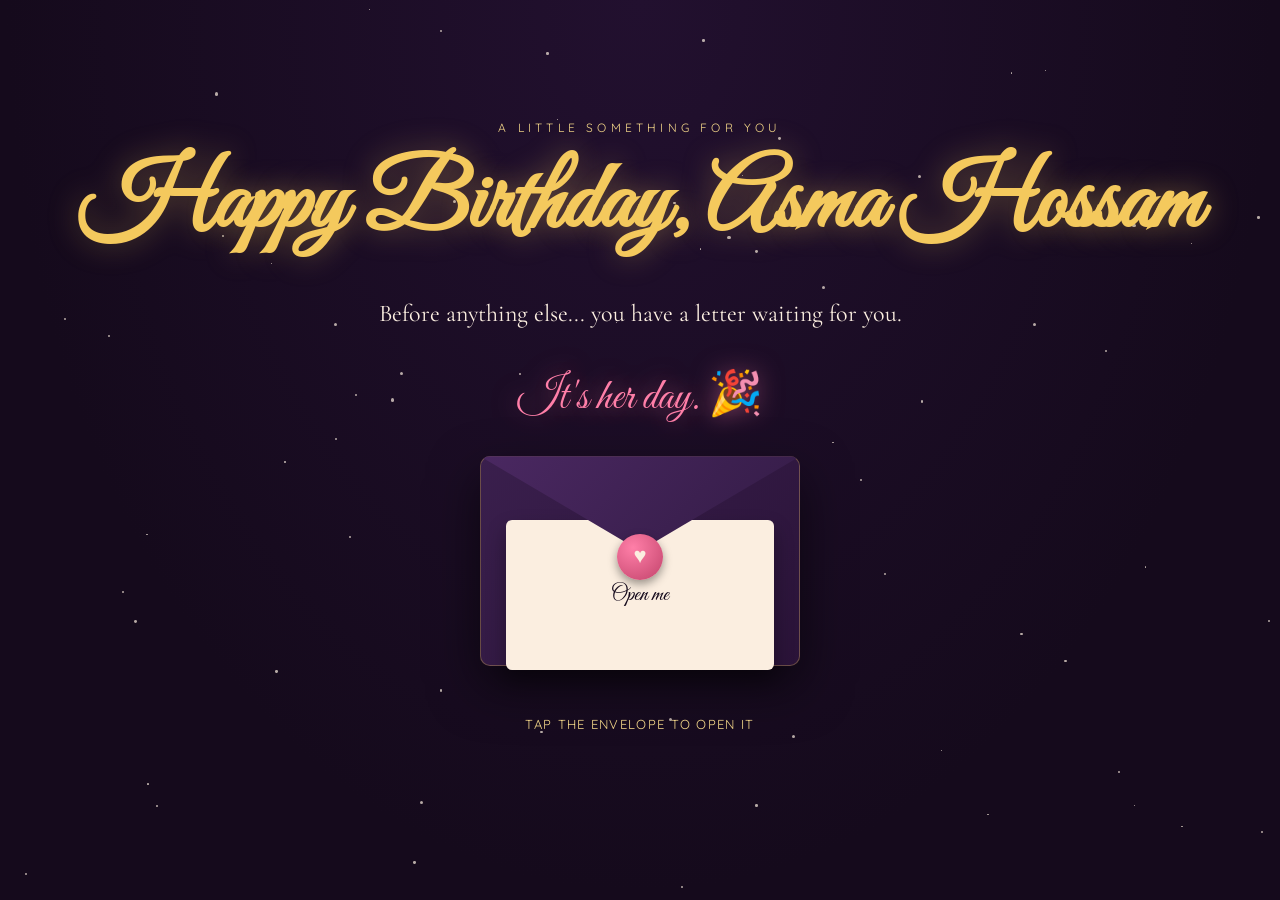
<file: index.html>
<!DOCTYPE html>
<html lang="en">
<head>
<meta charset="UTF-8">
<meta name="viewport" content="width=device-width, initial-scale=1.0">
<title>Happy Birthday, My Love</title>
<link rel="preconnect" href="https://fonts.googleapis.com">
<link href="https://fonts.googleapis.com/css2?family=Great+Vibes&family=Cormorant+Garamond:ital,wght@0,400;0,600;1,500&family=Quicksand:wght@400;600;700&display=swap" rel="stylesheet">
<link rel="stylesheet" href="css/style.css">
</head>
<body>

<!-- ============================================================
     EDIT HERE: change "Sweetheart" below to her real name.
     ============================================================ -->

<div id="stars"></div>
<div id="hearts"></div>

<main class="page">
  <div class="eyebrow fade-in">A little something for you</div>
  <h1 class="script fade-in stagger-1">Happy Birthday, <span id="her-name">Asma Hossam</span></h1>
  <p class="lead fade-in stagger-2">Before anything else... you have a letter waiting for you.</p>

  <div class="countdown-wrap fade-in stagger-2" id="countdown-wrap"></div>

  <div class="envelope-wrap fade-in stagger-3">
    <div class="envelope" id="envelope" tabindex="0" role="button" aria-label="Open the envelope">
      <div class="envelope-letter">Open me</div>
      <div class="envelope-body"></div>
      <div class="envelope-flap"></div>
      <div class="wax-seal">♥</div>
    </div>
  </div>
  <div class="envelope-hint fade-in stagger-4" id="hint">tap the envelope to open it</div>

  <a href="memories.html" class="btn fade-in stagger-4" id="enter-btn" style="display:none; margin-top: 22px;">Begin the journey →</a>
</main>

<script src="js/main.js"></script>
<script>
  /* ============================================================
     EDIT HERE: set her birthday date and time.
     Format:  'YYYY-MM-DDTHH:MM:SS'
     Example: her birthday is Sept 14, 2026 at midnight ->
              '2026-09-14T00:00:00'
     ============================================================ */
  const BIRTHDAY_DATE = '2026-07-06T00:00:00';

  function renderCountdown() {
    const wrap = document.getElementById('countdown-wrap');
    const target = new Date(BIRTHDAY_DATE).getTime();

    let timer;

    function tick() {
      const now = Date.now();
      const diff = target - now;

      if (diff <= 0) {
        wrap.innerHTML = '<div class="countdown-arrived">It\'s her day. 🎉</div>';
        if (timer) clearInterval(timer);
        return;
      }

      const d = Math.floor(diff / 86400000);
      const h = Math.floor((diff % 86400000) / 3600000);
      const m = Math.floor((diff % 3600000) / 60000);
      const s = Math.floor((diff % 60000) / 1000);

      wrap.innerHTML = `
        <div class="countdown">
          <div class="countdown-unit"><span class="num">${d}</span><span class="label">days</span></div>
          <div class="countdown-unit"><span class="num">${String(h).padStart(2,'0')}</span><span class="label">hours</span></div>
          <div class="countdown-unit"><span class="num">${String(m).padStart(2,'0')}</span><span class="label">min</span></div>
          <div class="countdown-unit"><span class="num">${String(s).padStart(2,'0')}</span><span class="label">sec</span></div>
        </div>`;
    }

    tick();
    timer = setInterval(tick, 1000);
  }

  renderCountdown();

  const envelope = document.getElementById('envelope');
  const enterBtn = document.getElementById('enter-btn');
  const hint = document.getElementById('hint');

  function openEnvelope() {
    if (envelope.classList.contains('open')) return;
    envelope.classList.add('open');
    hint.style.opacity = '0';
    setTimeout(() => {
      enterBtn.style.display = 'inline-block';
      enterBtn.classList.add('fade-in');
    }, 700);
  }

  envelope.addEventListener('click', openEnvelope);
  envelope.addEventListener('keydown', (e) => {
    if (e.key === 'Enter' || e.key === ' ') { e.preventDefault(); openEnvelope(); }
  });
</script>
</body>
</html>
</file>
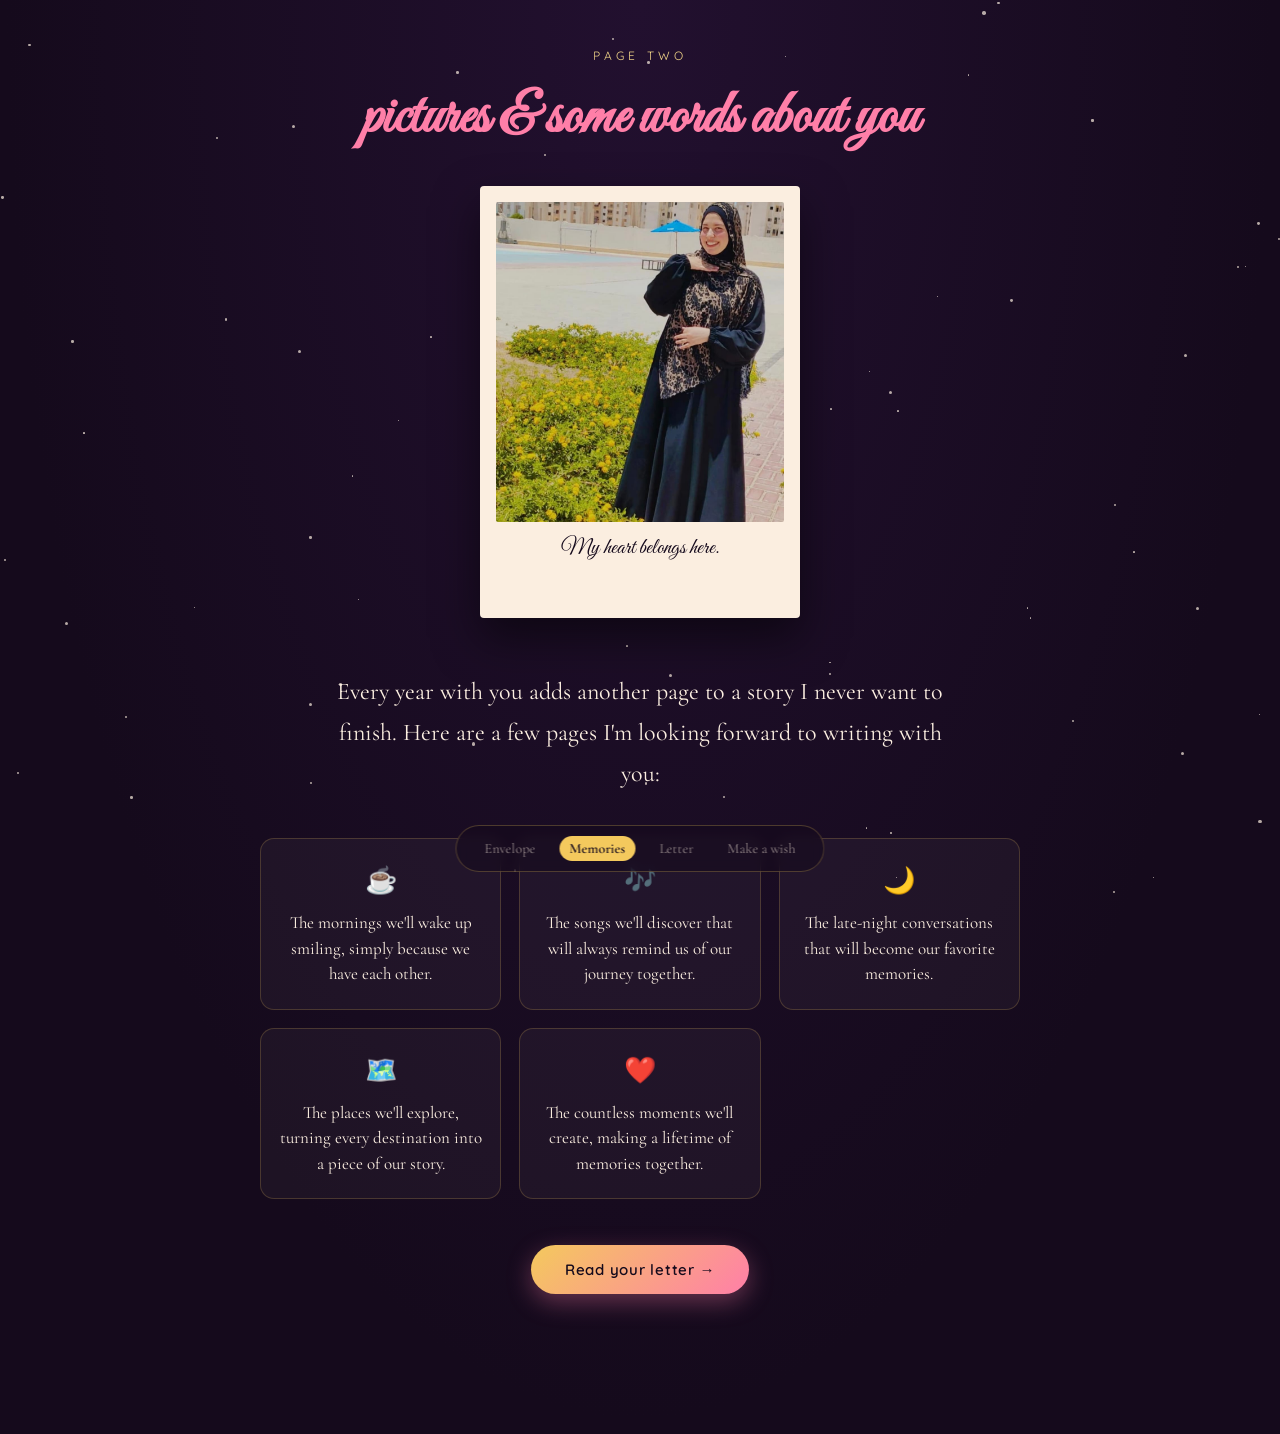
<file: memories.html>
<!DOCTYPE html>
<html lang="en">
<head>
<meta charset="UTF-8">
<meta name="viewport" content="width=device-width, initial-scale=1.0">
<title>Our Memories — Happy Birthday</title>
<link rel="preconnect" href="https://fonts.googleapis.com">
<link href="https://fonts.googleapis.com/css2?family=Great+Vibes&family=Cormorant+Garamond:ital,wght@0,400;0,600;1,500&family=Quicksand:wght@400;600;700&display=swap" rel="stylesheet">
<link rel="stylesheet" href="css/style.css">
</head>
<body>

<div id="stars"></div>
<div id="hearts"></div>

<main class="page" style="padding-bottom: 140px;">
  <div class="eyebrow fade-in">Page two</div>
  <h2 class="script fade-in stagger-1">pictures & some words about you</h2>

  <!-- ============================================================
       EDIT HERE: replace images/her-photo.jpg with a real photo
       of her (keep the same filename, or update the src below).
       Also edit the caption text.
       ============================================================ -->
  <figure class="polaroid fade-in stagger-2">
    <img src="images/her-photo.jpg" alt="A photo of her">
    <figcaption>My heart belongs here.</figcaption>
  </figure>

  <p class="lead fade-in stagger-2">Every year with you adds another page to a story I never want to finish. Here are a few pages I'm looking forward to writing with you:</p>

  <div class="memory-grid fade-in stagger-3">
    <div class="memory-card">
      <span class="icon">☕</span>
      The mornings we'll wake up smiling, simply because we have each other.
    </div>
    <div class="memory-card">
      <span class="icon">🎶</span>
      The songs we'll discover that will always remind us of our journey together.
    </div>
    <div class="memory-card">
      <span class="icon">🌙</span>
      The late-night conversations that will become our favorite memories.
    </div>
    <div class="memory-card">
      <span class="icon">🗺️</span>
      The places we'll explore, turning every destination into a piece of our story.
    </div>
        <div class="memory-card">
      <span class="icon">❤️</span>
      The countless moments we'll create, making a lifetime of memories together.
    </div>
  </div>

  <a href="letter.html" class="btn fade-in stagger-4" style="margin-top: 36px;">Read your letter →</a>
</main>

<nav class="journal-nav" aria-label="Page navigation">
  <a href="index.html">Envelope</a>
  <a href="memories.html">Memories</a>
  <a href="letter.html">Letter</a>
  <a href="surprise.html">Make a wish</a>
</nav>

<script src="js/main.js"></script>
</body>
</html>
</file>
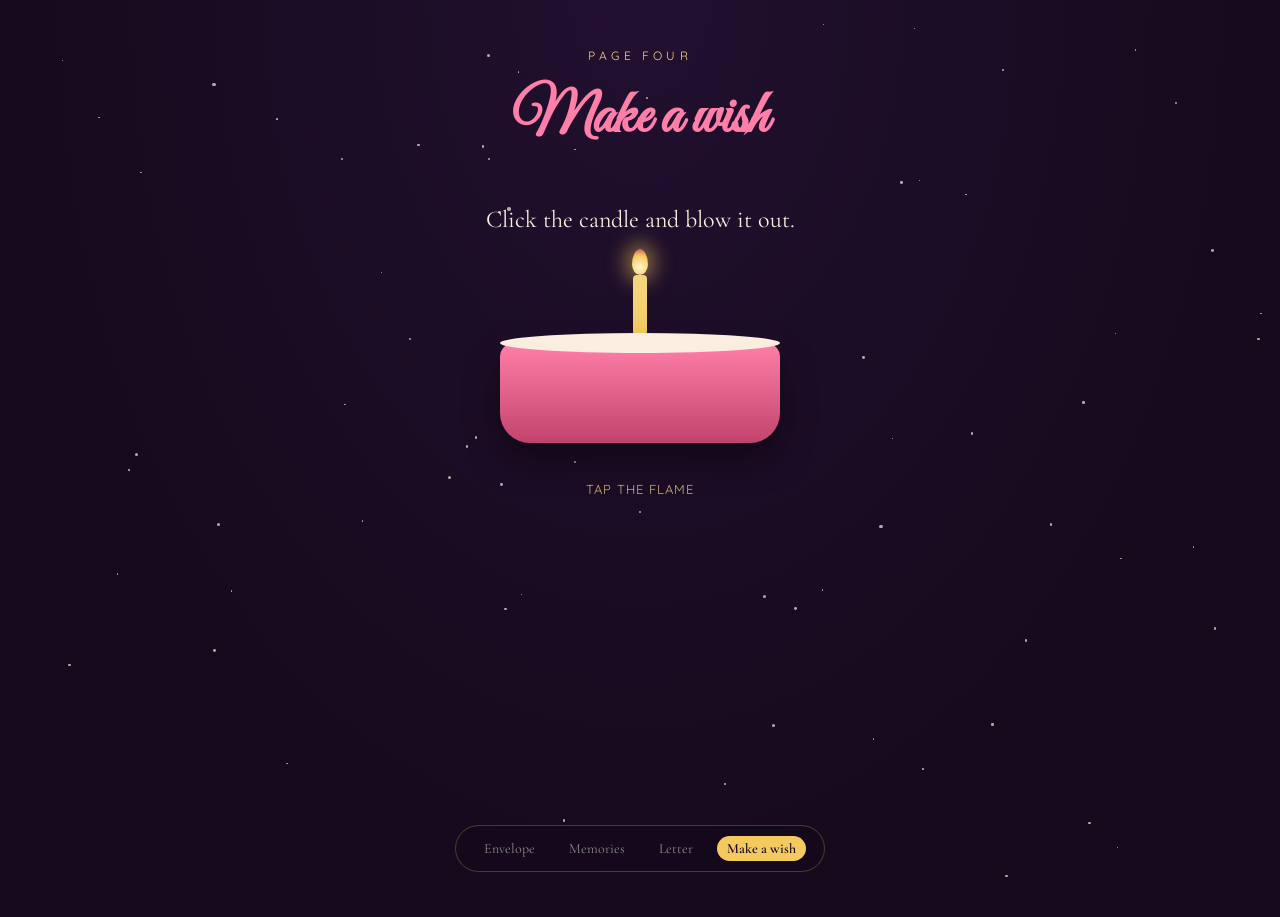
<file: surprise.html>
<!DOCTYPE html>
<html lang="en">
<head>
<meta charset="UTF-8">
<meta name="viewport" content="width=device-width, initial-scale=1.0">
<title>Make a Wish — Happy Birthday</title>
<link rel="preconnect" href="https://fonts.googleapis.com">
<link href="https://fonts.googleapis.com/css2?family=Great+Vibes&family=Cormorant+Garamond:ital,wght@0,400;0,600;1,500&family=Quicksand:wght@400;600;700&display=swap" rel="stylesheet">
<link rel="stylesheet" href="css/style.css">
</head>
<body>

<div id="stars"></div>
<div id="hearts"></div>
<div id="confetti-layer"></div>

<main class="page">
  <div class="eyebrow fade-in">Page four</div>
  <h2 class="script fade-in stagger-1">Make a wish</h2>
  <p class="lead fade-in stagger-2" id="pre-text">Click the candle and blow it out.</p>

  <div class="cake-scene fade-in stagger-3">
    <div class="candle" id="candle" tabindex="0" role="button" aria-label="Blow out the candle">
      <div class="flame" id="flame"></div>
      <div class="smoke" id="smoke"></div>
    </div>
    <div class="cake-body"></div>
  </div>
  <div class="candle-hint" id="candle-hint">tap the flame</div>

  <div class="reveal-message" id="final-message">
    <h1 class="script" style="margin-top:28px;">I love you, today and every day.</h1>
    <p class="lead">Whatever you wished for, I hope it comes true. And if it didn't come true on its own... tell me, and I'll spend the year trying to make it happen myself. Happy birthday, my love.</p>
    <a href="index.html" class="btn btn-ghost" style="margin-top: 18px;">← Back to the beginning</a>
  </div>
</main>

<nav class="journal-nav" aria-label="Page navigation">
  <a href="index.html">Envelope</a>
  <a href="memories.html">Memories</a>
  <a href="letter.html">Letter</a>
  <a href="surprise.html">Make a wish</a>
</nav>

<script src="js/main.js"></script>
<script>
  const candle = document.getElementById('candle');
  const flame = document.getElementById('flame');
  const smoke = document.getElementById('smoke');
  const finalMessage = document.getElementById('final-message');
  const candleHint = document.getElementById('candle-hint');
  const preText = document.getElementById('pre-text');
  let blown = false;

  function blowOut() {
    if (blown) return;
    blown = true;
    flame.classList.add('out');
    smoke.classList.add('show');
    candleHint.style.display = 'none';
    preText.textContent = 'Happy birthday, my love.';
    launchConfetti();
    setTimeout(() => finalMessage.classList.add('show'), 500);
  }

  candle.addEventListener('click', blowOut);
  candle.addEventListener('keydown', (e) => {
    if (e.key === 'Enter' || e.key === ' ') { e.preventDefault(); blowOut(); }
  });

  function launchConfetti() {
    const layer = document.getElementById('confetti-layer');
    const colors = ['#ff7fa8', '#f4c95d', '#9d7fd4', '#fbeee0', '#c2436b'];
    for (let i = 0; i < 90; i++) {
      const piece = document.createElement('div');
      piece.className = 'confetti-piece';
      piece.style.left = Math.random() * 100 + 'vw';
      piece.style.background = colors[Math.floor(Math.random() * colors.length)];
      piece.style.animationDuration = (Math.random() * 2 + 2.5) + 's';
      piece.style.borderRadius = Math.random() > 0.5 ? '50%' : '2px';
      layer.appendChild(piece);
      setTimeout(() => piece.remove(), 5000);
    }
  }
</script>
</body>
</html>
</file>
<file: css/style.css>
/* =========================================================
   HAPPY BIRTHDAY, MY LOVE — shared stylesheet
   Palette: midnight plum + rose + candlelight gold
   ========================================================= */

:root {
  --bg-deep: #150a1c;
  --bg-deep2: #22102f;
  --rose: #ff7fa8;
  --rose-deep: #c2436b;
  --gold: #f4c95d;
  --gold-soft: #f6d98a;
  --cream: #fbeee0;
  --violet: #9d7fd4;
  --font-display: 'Great Vibes', cursive;
  --font-serif: 'Cormorant Garamond', serif;
  --font-body: 'Quicksand', sans-serif;
  --max-w: 920px;
}

* { box-sizing: border-box; }

html { scroll-behavior: smooth; }

body {
  margin: 0;
  min-height: 100vh;
  background: radial-gradient(ellipse at top, var(--bg-deep2), var(--bg-deep) 70%);
  color: var(--cream);
  font-family: var(--font-body);
  overflow-x: hidden;
  position: relative;
}

a { color: inherit; text-decoration: none; }

/* ---------- Ambient starfield ---------- */
#stars {
  position: fixed;
  inset: 0;
  z-index: 0;
  pointer-events: none;
}
.star {
  position: absolute;
  background: var(--cream);
  border-radius: 50%;
  opacity: 0.7;
  animation: twinkle ease-in-out infinite;
}
@keyframes twinkle {
  0%, 100% { opacity: 0.15; transform: scale(0.8); }
  50% { opacity: 0.9; transform: scale(1.15); }
}

/* ---------- Floating hearts ---------- */
#hearts {
  position: fixed;
  inset: 0;
  z-index: 1;
  pointer-events: none;
  overflow: hidden;
}
.heart {
  position: absolute;
  bottom: -40px;
  color: var(--rose);
  opacity: 0.55;
  font-size: 18px;
  animation: floatUp linear forwards;
}
@keyframes floatUp {
  0% { transform: translateY(0) translateX(0) rotate(0deg); opacity: 0; }
  10% { opacity: 0.6; }
  100% { transform: translateY(-110vh) translateX(var(--drift, 30px)) rotate(360deg); opacity: 0; }
}

/* ---------- Layout shell ---------- */
.page {
  position: relative;
  z-index: 2;
  min-height: 100vh;
  display: flex;
  flex-direction: column;
  align-items: center;
  justify-content: center;
  padding: 48px 24px 96px;
  text-align: center;
}

.eyebrow {
  font-family: var(--font-body);
  letter-spacing: 0.35em;
  text-transform: uppercase;
  font-size: 12px;
  color: var(--gold-soft);
  margin-bottom: 18px;
  opacity: 0.85;
}

h1.script {
  font-family: var(--font-display);
  font-size: clamp(48px, 9vw, 96px);
  color: var(--gold);
  margin: 0 0 12px;
  text-shadow: 0 0 30px rgba(244, 201, 93, 0.35);
  line-height: 1.1;
}

h2.script {
  font-family: var(--font-display);
  font-size: clamp(36px, 6vw, 60px);
  color: var(--rose);
  margin: 0 0 20px;
}

p.lead {
  font-family: var(--font-serif);
  font-size: clamp(18px, 2.4vw, 24px);
  max-width: 620px;
  line-height: 1.7;
  color: var(--cream);
  opacity: 0.92;
}

/* ---------- Countdown ---------- */
.countdown-wrap {
  margin: 8px 0 6px;
}
.countdown {
  display: flex;
  gap: clamp(10px, 3vw, 22px);
  justify-content: center;
  flex-wrap: wrap;
}
.countdown-unit {
  background: rgba(255,255,255,0.05);
  border: 1px solid rgba(244, 201, 93, 0.25);
  border-radius: 14px;
  padding: 14px clamp(12px, 3vw, 20px);
  min-width: 78px;
}
.countdown-unit .num {
  font-family: var(--font-serif);
  font-weight: 600;
  font-size: clamp(26px, 5vw, 38px);
  color: var(--gold);
  line-height: 1;
  font-variant-numeric: tabular-nums;
}
.countdown-unit .label {
  font-size: 11px;
  letter-spacing: 0.12em;
  text-transform: uppercase;
  color: var(--cream);
  opacity: 0.7;
  margin-top: 6px;
  display: block;
}
.countdown-arrived {
  font-family: var(--font-display);
  font-size: clamp(30px, 5vw, 44px);
  color: var(--rose);
  text-shadow: 0 0 24px rgba(255, 127, 168, 0.5);
}

/* ---------- Nav dots (journal progress) ---------- */
.journal-nav {
  position: fixed;
  bottom: 28px;
  left: 50%;
  transform: translateX(-50%);
  display: flex;
  gap: 14px;
  z-index: 10;
  background: rgba(21, 10, 28, 0.55);
  backdrop-filter: blur(6px);
  padding: 10px 18px;
  border-radius: 999px;
  border: 1px solid rgba(244, 201, 93, 0.25);
}
.journal-nav a {
  font-family: var(--font-serif);
  font-size: 14px;
  color: var(--cream);
  opacity: 0.55;
  padding: 4px 10px;
  border-radius: 999px;
  transition: all 0.3s ease;
}
.journal-nav a:hover,
.journal-nav a:focus-visible {
  opacity: 1;
  color: var(--gold);
  outline: none;
}
.journal-nav a.current {
  opacity: 1;
  color: var(--bg-deep);
  background: var(--gold);
  font-weight: 600;
}

/* ---------- Buttons ---------- */
.btn {
  font-family: var(--font-body);
  font-weight: 600;
  letter-spacing: 0.05em;
  font-size: 15px;
  color: var(--bg-deep);
  background: linear-gradient(135deg, var(--gold), var(--rose));
  border: none;
  padding: 15px 34px;
  border-radius: 999px;
  cursor: pointer;
  box-shadow: 0 8px 24px rgba(255, 127, 168, 0.35);
  transition: transform 0.25s ease, box-shadow 0.25s ease;
}
.btn:hover, .btn:focus-visible {
  transform: translateY(-3px) scale(1.03);
  box-shadow: 0 12px 30px rgba(255, 127, 168, 0.5);
  outline: none;
}
.btn:active { transform: translateY(0) scale(0.98); }
.btn-ghost {
  background: transparent;
  border: 1px solid rgba(244, 238, 224, 0.4);
  color: var(--cream);
  box-shadow: none;
}

/* ---------- Envelope (index page signature element) ---------- */
.envelope-wrap {
  perspective: 1200px;
  margin: 24px 0 36px;
}
.envelope {
  width: min(320px, 78vw);
  height: 210px;
  position: relative;
  cursor: pointer;
}
.envelope-body {
  position: absolute;
  inset: 0;
  background: linear-gradient(135deg, #3a1f4d, #2a1338);
  border-radius: 10px;
  box-shadow: 0 20px 50px rgba(0,0,0,0.55);
  border: 1px solid rgba(244, 201, 93, 0.3);
}
.envelope-flap {
  position: absolute;
  top: 0; left: 0; right: 0;
  height: 105px;
  background: linear-gradient(135deg, #4a2861, #331b45);
  clip-path: polygon(0 0, 100% 0, 50% 90%);
  transform-origin: top;
  transition: transform 0.9s cubic-bezier(.68,-0.25,.27,1.25);
  border-radius: 10px 10px 0 0;
  z-index: 3;
}
.envelope.open .envelope-flap {
  transform: rotateX(180deg);
}
.wax-seal {
  position: absolute;
  top: 78px; left: 50%;
  transform: translateX(-50%);
  width: 46px; height: 46px;
  background: radial-gradient(circle at 35% 30%, var(--rose), var(--rose-deep));
  border-radius: 50%;
  box-shadow: 0 4px 10px rgba(0,0,0,0.4);
  display: flex; align-items: center; justify-content: center;
  font-family: var(--font-display);
  font-size: 22px;
  color: var(--cream);
  z-index: 4;
  transition: opacity 0.4s ease, transform 0.4s ease;
}
.envelope.open .wax-seal { opacity: 0; transform: translateX(-50%) scale(0.4); }
.envelope-letter {
  position: absolute;
  left: 8%;
  right: 8%;
  bottom: 6px;
  height: 150px;
  background: var(--cream);
  color: var(--bg-deep);
  border-radius: 6px;
  box-shadow: 0 10px 20px rgba(0,0,0,0.3);
  transform: translateY(10px);
  transition: transform 0.7s ease 0.35s;
  z-index: 2;
  display: flex;
  align-items: center;
  justify-content: center;
  font-family: var(--font-display);
  font-size: 22px;
  padding: 10px;
  text-align: center;
}
.envelope.open .envelope-letter {
  transform: translateY(-92px);
}
.envelope-hint {
  margin-top: 14px;
  font-size: 13px;
  letter-spacing: 0.1em;
  text-transform: uppercase;
  color: var(--gold-soft);
  opacity: 0.75;
}

/* ---------- Polaroid photo (memories page) ---------- */
.polaroid {
  background: var(--cream);
  padding: 16px 16px 56px;
  border-radius: 4px;
  box-shadow: 0 20px 45px rgba(0,0,0,0.5);
  transform: rotate(-4deg);
  transition: transform 0.4s ease;
  width: min(320px, 80vw);
  margin: 10px auto 30px;
}
.polaroid:hover { transform: rotate(0deg) scale(1.03); }
.polaroid img {
  width: 100%;
  height: 320px;
  object-fit: cover;
  display: block;
  border-radius: 2px;
  background: #0000001a;
}
.polaroid figcaption {
  font-family: var(--font-display);
  font-size: 22px;
  color: var(--bg-deep);
  text-align: center;
  margin-top: 12px;
}

/* ---------- Memory cards grid ---------- */
.memory-grid {
  display: grid;
  grid-template-columns: repeat(auto-fit, minmax(180px, 1fr));
  gap: 18px;
  max-width: 760px;
  width: 100%;
  margin: 20px 0 10px;
}
.memory-card {
  background: rgba(255,255,255,0.04);
  border: 1px solid rgba(244, 201, 93, 0.2);
  border-radius: 14px;
  padding: 22px 16px;
  font-family: var(--font-serif);
  font-size: 17px;
  line-height: 1.5;
  transition: transform 0.35s ease, background 0.35s ease, border-color 0.35s ease;
}
.memory-card:hover {
  transform: translateY(-6px);
  background: rgba(255, 127, 168, 0.08);
  border-color: var(--rose);
}
.memory-card .icon { font-size: 26px; display: block; margin-bottom: 10px; }

/* ---------- Letter page ---------- */
.letter-sheet {
  background: var(--cream);
  color: var(--bg-deep);
  max-width: 620px;
  width: 100%;
  padding: clamp(28px, 5vw, 56px);
  border-radius: 8px;
  box-shadow: 0 25px 60px rgba(0,0,0,0.5);
  font-family: var(--font-serif);
  font-size: clamp(17px, 2.3vw, 20px);
  line-height: 1.85;
  text-align: left;
  min-height: 320px;
  white-space: pre-wrap;
}
.letter-sheet .signature {
  font-family: var(--font-display);
  font-size: 34px;
  color: var(--rose-deep);
  margin-top: 18px;
  display: block;
}
.cursor {
  display: inline-block;
  width: 2px;
  background: var(--rose-deep);
  margin-left: 2px;
  animation: blink 0.8s steps(1) infinite;
}
@keyframes blink { 50% { opacity: 0; } }

/* ---------- Candle / surprise page ---------- */
.cake-scene {
  position: relative;
  width: min(280px, 70vw);
  margin: 10px auto 30px;
}
.candle {
  width: 14px;
  height: 60px;
  background: linear-gradient(180deg, var(--gold-soft), var(--gold));
  margin: 0 auto;
  border-radius: 4px;
  position: relative;
  cursor: pointer;
}
.flame {
  position: absolute;
  top: -26px;
  left: 50%;
  transform: translateX(-50%);
  width: 16px;
  height: 26px;
  background: radial-gradient(circle at 50% 70%, #fff6c8, var(--gold) 60%, var(--rose-deep) 100%);
  border-radius: 50% 50% 50% 50% / 60% 60% 40% 40%;
  animation: flicker 1.4s ease-in-out infinite;
  transform-origin: bottom center;
  box-shadow: 0 0 20px 6px rgba(244, 201, 93, 0.55);
}
@keyframes flicker {
  0%, 100% { transform: translateX(-50%) rotate(-2deg) scale(1); }
  50% { transform: translateX(-50%) rotate(2deg) scale(1.08); }
}
.flame.out { display: none; }
.smoke {
  position: absolute;
  top: -30px; left: 50%;
  width: 6px; height: 6px;
  background: rgba(255,255,255,0.5);
  border-radius: 50%;
  opacity: 0;
}
.smoke.show { animation: smokeRise 1.8s ease-out forwards; }
@keyframes smokeRise {
  0% { opacity: 0.7; transform: translate(-50%, 0) scale(1); }
  100% { opacity: 0; transform: translate(-50%, -60px) scale(3); }
}
.cake-body {
  width: 100%;
  height: 100px;
  background: linear-gradient(180deg, var(--rose), var(--rose-deep));
  border-radius: 14px 14px 30px 30px;
  margin-top: 8px;
  position: relative;
  box-shadow: 0 15px 35px rgba(0,0,0,0.4);
}
.cake-body::before {
  content: '';
  position: absolute;
  top: -10px; left: 0; right: 0;
  height: 20px;
  background: var(--cream);
  border-radius: 50%;
}
.candle-hint {
  font-size: 13px;
  letter-spacing: 0.08em;
  text-transform: uppercase;
  color: var(--gold-soft);
  opacity: 0.8;
  margin-top: 8px;
}

/* Confetti */
#confetti-layer {
  position: fixed;
  inset: 0;
  pointer-events: none;
  z-index: 20;
}
.confetti-piece {
  position: absolute;
  width: 8px;
  height: 14px;
  top: -20px;
  opacity: 0.9;
  animation: confettiFall linear forwards;
}
@keyframes confettiFall {
  to { transform: translateY(105vh) rotate(540deg); opacity: 0.9; }
}

.reveal-message {
  opacity: 0;
  transform: translateY(20px);
  transition: opacity 0.8s ease, transform 0.8s ease;
}
.reveal-message.show { opacity: 1; transform: translateY(0); }

/* ---------- Fade-in on load ---------- */
.fade-in {
  animation: fadeIn 1.1s ease both;
}
@keyframes fadeIn {
  from { opacity: 0; transform: translateY(16px); }
  to { opacity: 1; transform: translateY(0); }
}
.stagger-1 { animation-delay: 0.15s; }
.stagger-2 { animation-delay: 0.35s; }
.stagger-3 { animation-delay: 0.55s; }
.stagger-4 { animation-delay: 0.75s; }

/* ---------- Reduced motion ---------- */
@media (prefers-reduced-motion: reduce) {
  * { animation-duration: 0.01ms !important; animation-iteration-count: 1 !important; transition-duration: 0.01ms !important; }
}

/* ---------- Focus visibility ---------- */
a:focus-visible, button:focus-visible {
  outline: 2px solid var(--gold);
  outline-offset: 3px;
}

@media (max-width: 480px) {
  .journal-nav { gap: 8px; padding: 8px 12px; }
  .journal-nav a { font-size: 12px; padding: 4px 8px; }
}
</file>
